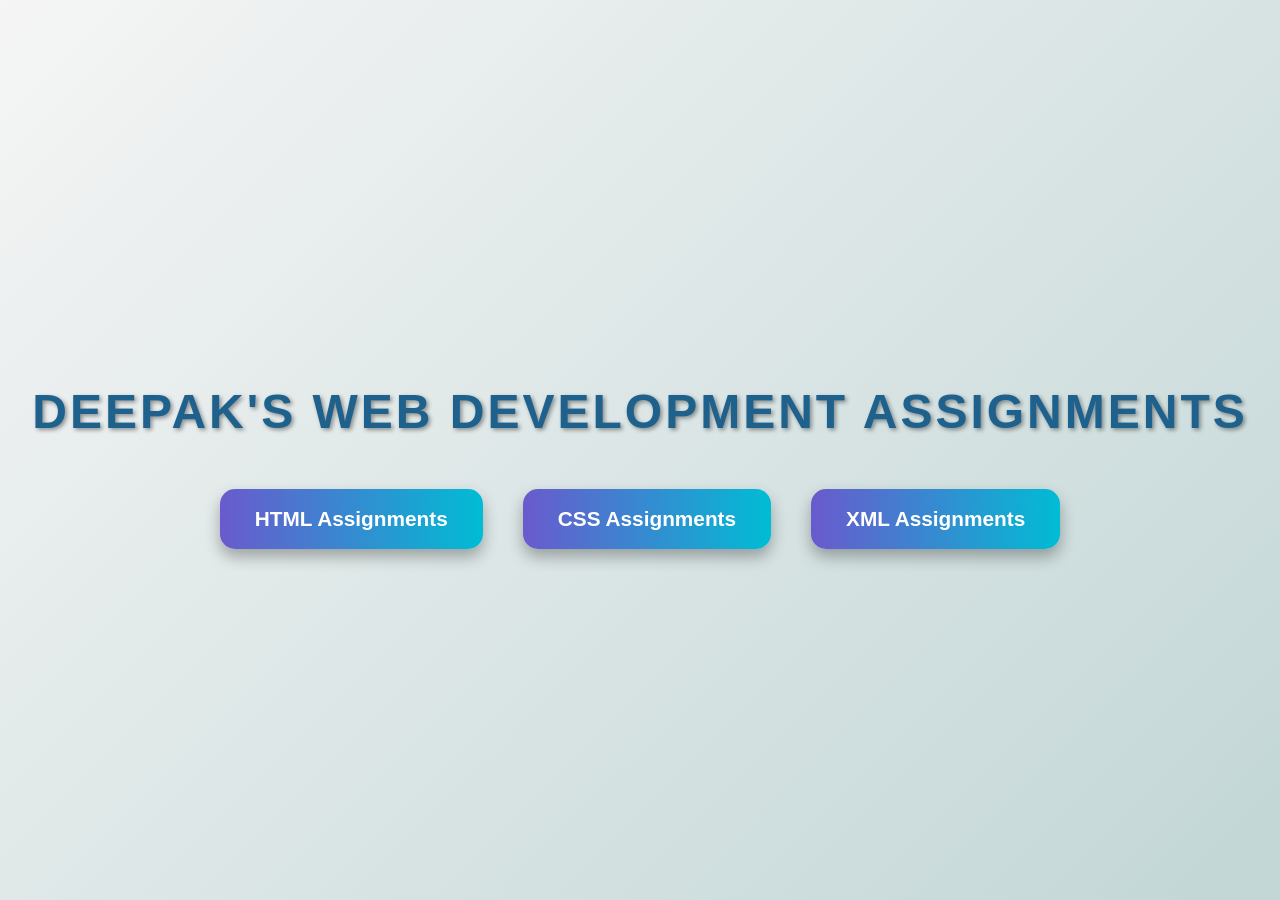
<file: index.html>
<!DOCTYPE html>
<html lang="en">
<head>
  <meta charset="UTF-8" />
  <meta name="viewport" content="width=device-width, initial-scale=1.0" />
  <title>Deepak's Assignments</title>
  <style>
    body {
      margin: 0;
      font-family: 'Roboto', sans-serif;
      background: linear-gradient(135deg, #f5f5f5, #c2d6d6);
      display: flex;
      flex-direction: column;
      align-items: center;
      justify-content: center;
      height: 100vh;
      background-size: cover;
    }

    h1 {
      font-size: 3em;
      margin-bottom: 50px;
      color: #1f618d;
      font-weight: 700;
      text-transform: uppercase;
      letter-spacing: 3px;
      text-shadow: 2px 2px 4px rgba(0, 0, 0, 0.4);
    }

    .button-container {
      display: flex;
      gap: 40px;
    }

    .btn {
      padding: 18px 35px;
      font-size: 1.3em;
      font-weight: 600;
      color: white;
      background: linear-gradient(to right, #6a5acd, #00bcd4);
      border: none;
      border-radius: 15px;
      cursor: pointer;
      transition: transform 0.3s ease, box-shadow 0.3s ease, background 0.3s ease;
      text-decoration: none;
      box-shadow: 0 8px 15px rgba(0, 0, 0, 0.3);
      display: inline-block;
    }

    .btn:hover {
      transform: translateY(-8px);
      box-shadow: 0 15px 25px rgba(0, 0, 0, 0.3);
      background: linear-gradient(to right, #00bcd4, #6a5acd);
    }

    .btn:active {
      transform: translateY(-4px);
      box-shadow: 0 6px 10px rgba(0, 0, 0, 0.2);
    }

    @keyframes pulse {
      0% { transform: scale(1); }
      50% { transform: scale(1.05); }
      100% { transform: scale(1); }
    }

    .btn {
      animation: pulse 1.5s infinite;
    }

  </style>
</head>
<body>
  <h1>Deepak's Web Development Assignments</h1>
  <div class="button-container">
    <a href="HTML/index.html" class="btn">HTML Assignments</a>
    <a href="CSS/index.html" class="btn">CSS Assignments</a>
    <a href="XML_CSS/XML_index.html" class="btn">XML Assignments</a>
  </div>
</body>
</html>
</file>
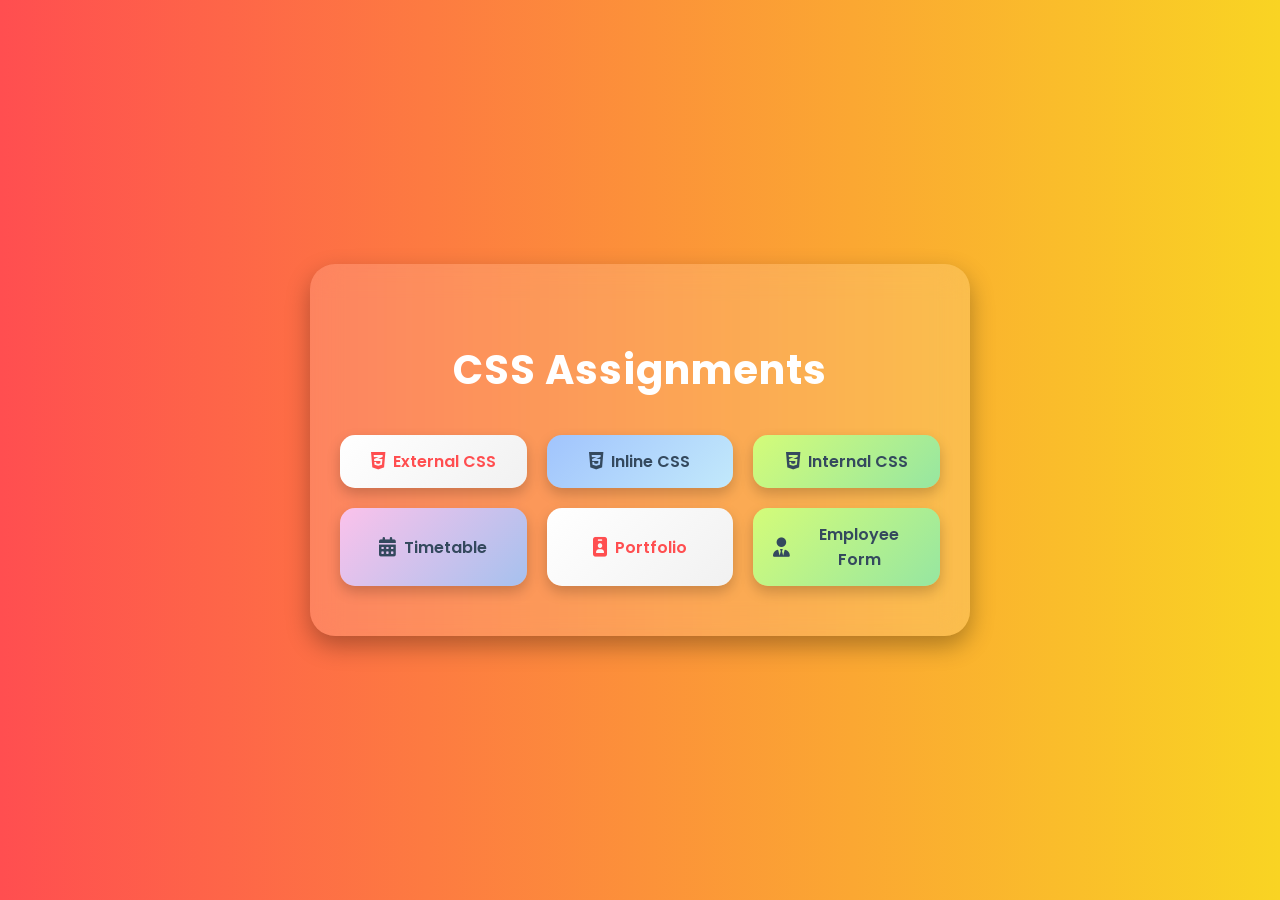
<file: CSS/index.html>
<!DOCTYPE html>
<html lang="en">
<head>
  <meta charset="UTF-8" />
  <meta name="viewport" content="width=device-width, initial-scale=1.0"/>
  <title>CSS Assignments</title>

  <!-- Google Fonts -->
  <link href="https://fonts.googleapis.com/css2?family=Poppins:wght@500;700&display=swap" rel="stylesheet">
  
  <!-- Font Awesome Icons -->
  <link rel="stylesheet" href="https://cdnjs.cloudflare.com/ajax/libs/font-awesome/6.4.0/css/all.min.css"/>

  <style>
    body {
      margin: 0;
      padding: 0;
      font-family: 'Poppins', sans-serif;
      background: linear-gradient(to right, #ff4e50, #f9d423);
      display: flex;
      justify-content: center;
      align-items: center;
      min-height: 100vh;
      color: #fff;
    }

    .container {
      background: rgba(255, 255, 255, 0.15);
      backdrop-filter: blur(15px);
      padding: 50px 30px;
      border-radius: 25px;
      box-shadow: 0 10px 25px rgba(0, 0, 0, 0.3);
      text-align: center;
      max-width: 600px;
      width: 90%;
    }

    h1 {
      margin-bottom: 35px;
      font-size: 2.5rem;
      letter-spacing: 1px;
    }

    .btn-grid {
      display: grid;
      grid-template-columns: repeat(auto-fit, minmax(160px, 1fr));
      gap: 20px;
    }

    .btn {
      background: linear-gradient(135deg, #ffffff, #f1f1f1);
      color: #ff4e50;
      padding: 14px 20px;
      border: none;
      border-radius: 15px;
      font-weight: 600;
      font-size: 1rem;
      cursor: pointer;
      transition: transform 0.3s ease, background-color 0.3s ease;
      text-decoration: none;
      box-shadow: 0 6px 14px rgba(0, 0, 0, 0.2);
      display: flex;
      align-items: center;
      justify-content: center;
      gap: 8px;
    }

    .btn:nth-child(2n) {
      background: linear-gradient(135deg, #a1c4fd, #c2e9fb);
      color: #34495e;
    }

    .btn:nth-child(3n) {
      background: linear-gradient(135deg, #d4fc79, #96e6a1);
      color: #34495e;
    }

    .btn:nth-child(4n) {
      background: linear-gradient(135deg, #fbc2eb, #a6c1ee);
      color: #34495e;
    }

    .btn:hover {
      transform: translateY(-5px);
      background: #ffffff;
      color: #ff4e50;
    }

    .btn i {
      font-size: 1.2rem;
    }
  </style>
</head>
<body>
  <div class="container">
    <h1>CSS Assignments</h1>
    <div class="btn-grid">
      <a class="btn" href="Externalcss.html"><i class="fa-brands fa-css3-alt"></i> External CSS</a>
      <a class="btn" href="InlineCssExample.html"><i class="fa-brands fa-css3-alt"></i> Inline CSS</a>
      <a class="btn" href="InternalCss.html"><i class="fa-brands fa-css3-alt"></i> Internal CSS</a>
      <a class="btn" href="ASSIGNMENT8.html"><i class="fa-solid fa-calendar-days"></i> Timetable</a>
      <a class="btn" href="ASSIGNMENT10.html"><i class="fa-solid fa-id-badge"></i> Portfolio</a>
      <a class="btn" href="ASSIGNMENT9.html"><i class="fa-solid fa-user-tie"></i> Employee Form</a>
    </div>
  </div>
</body>
</html>
</file>
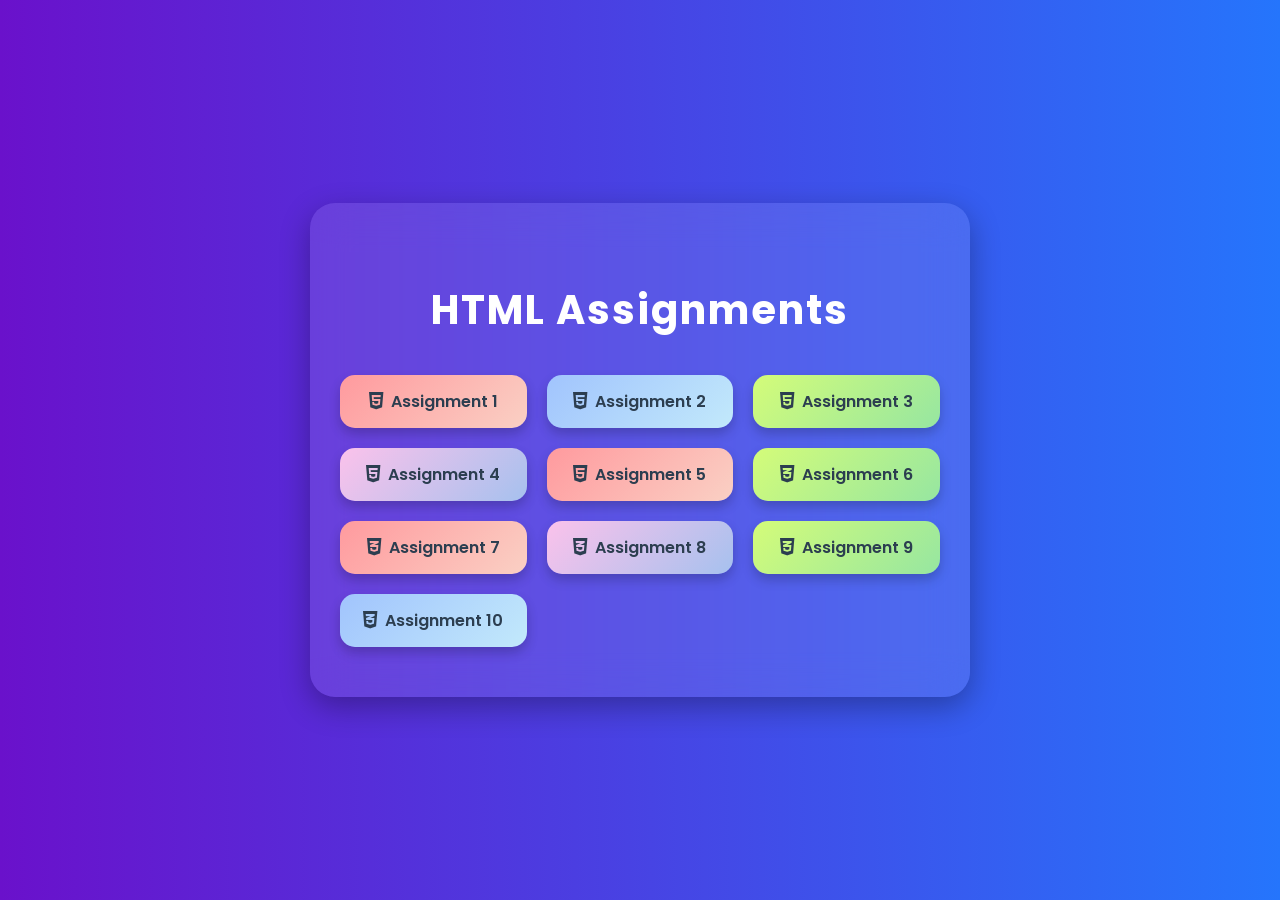
<file: HTML/index.html>
<!DOCTYPE html>
<html lang="en">
<head>
  <meta charset="UTF-8" />
  <meta name="viewport" content="width=device-width, initial-scale=1.0" />
  <title>Assignments Hub</title>
  <!-- Google Fonts -->
  <link href="https://fonts.googleapis.com/css2?family=Poppins:wght@500;700&display=swap" rel="stylesheet">
  <!-- Icons -->
  <link rel="stylesheet" href="https://cdnjs.cloudflare.com/ajax/libs/font-awesome/6.4.0/css/all.min.css"/>

  <style>
    body {
      margin: 0;
      padding: 0;
      font-family: 'Poppins', sans-serif;
      background: linear-gradient(to right, #6a11cb, #2575fc);
      display: flex;
      justify-content: center;
      align-items: center;
      min-height: 100vh;
      color: #fff;
    }

    .container {
      background: rgba(255, 255, 255, 0.1);
      backdrop-filter: blur(20px);
      padding: 50px 30px;
      border-radius: 25px;
      box-shadow: 0 10px 30px rgba(0, 0, 0, 0.3);
      text-align: center;
      max-width: 600px;
      width: 90%;
    }

    h1 {
      margin-bottom: 35px;
      font-size: 2.5rem;
      letter-spacing: 2px;
    }

    .btn-grid {
      display: grid;
      grid-template-columns: repeat(auto-fit, minmax(150px, 1fr));
      gap: 20px;
    }

    .btn {
      background: linear-gradient(135deg, #ff9a9e, #fad0c4);
      color: #2c3e50;
      padding: 14px 20px;
      border: none;
      border-radius: 15px;
      font-weight: 600;
      font-size: 1rem;
      cursor: pointer;
      transition: transform 0.3s ease, background 0.3s ease;
      text-decoration: none;
      box-shadow: 0 6px 12px rgba(0, 0, 0, 0.2);
      display: flex;
      align-items: center;
      justify-content: center;
      gap: 8px;
    }

    .btn:nth-child(2n) {
      background: linear-gradient(135deg, #a1c4fd, #c2e9fb);
    }

    .btn:nth-child(3n) {
      background: linear-gradient(135deg, #d4fc79, #96e6a1);
    }

    .btn:nth-child(4n) {
      background: linear-gradient(135deg, #fbc2eb, #a6c1ee);
    }

    .btn:hover {
      transform: translateY(-5px);
      background: #ffffff;
      color: #2575fc;
    }

    .btn i {
      font-size: 1.2em;
    }
  </style>
</head>
<body>
  <div class="container">
    <h1>HTML Assignments</h1>
    <div class="btn-grid">
      <a class="btn" href="ASSIGNMENT1.html"><i class="fa-brands fa-html5"></i> Assignment 1</a>
      <a class="btn" href="ASSIGNMENT2.html"><i class="fa-brands fa-html5"></i> Assignment 2</a>
      <a class="btn" href="ASSIGNMENT3.html"><i class="fa-brands fa-html5"></i> Assignment 3</a>
      <a class="btn" href="ASSIGNMENT4.html"><i class="fa-brands fa-html5"></i> Assignment 4</a>
      <a class="btn" href="ASSIGNMENT5.html"><i class="fa-brands fa-html5"></i> Assignment 5</a>
      <a class="btn" href="ASSIGNMENT6.html"><i class="fa-brands fa-css3-alt"></i> Assignment 6</a>
      <a class="btn" href="ASSIGNMENT7.html"><i class="fa-brands fa-css3-alt"></i> Assignment 7</a>
      <a class="btn" href="ASSIGNMENT8.html"><i class="fa-brands fa-css3-alt"></i> Assignment 8</a>
      <a class="btn" href="ASSIGNMENT9.html"><i class="fa-brands fa-css3-alt"></i> Assignment 9</a>
      <a class="btn" href="ASSIGNMENT10.html"><i class="fa-brands fa-css3-alt"></i> Assignment 10</a>
    </div>
  </div>
</body>
</html>
</file>
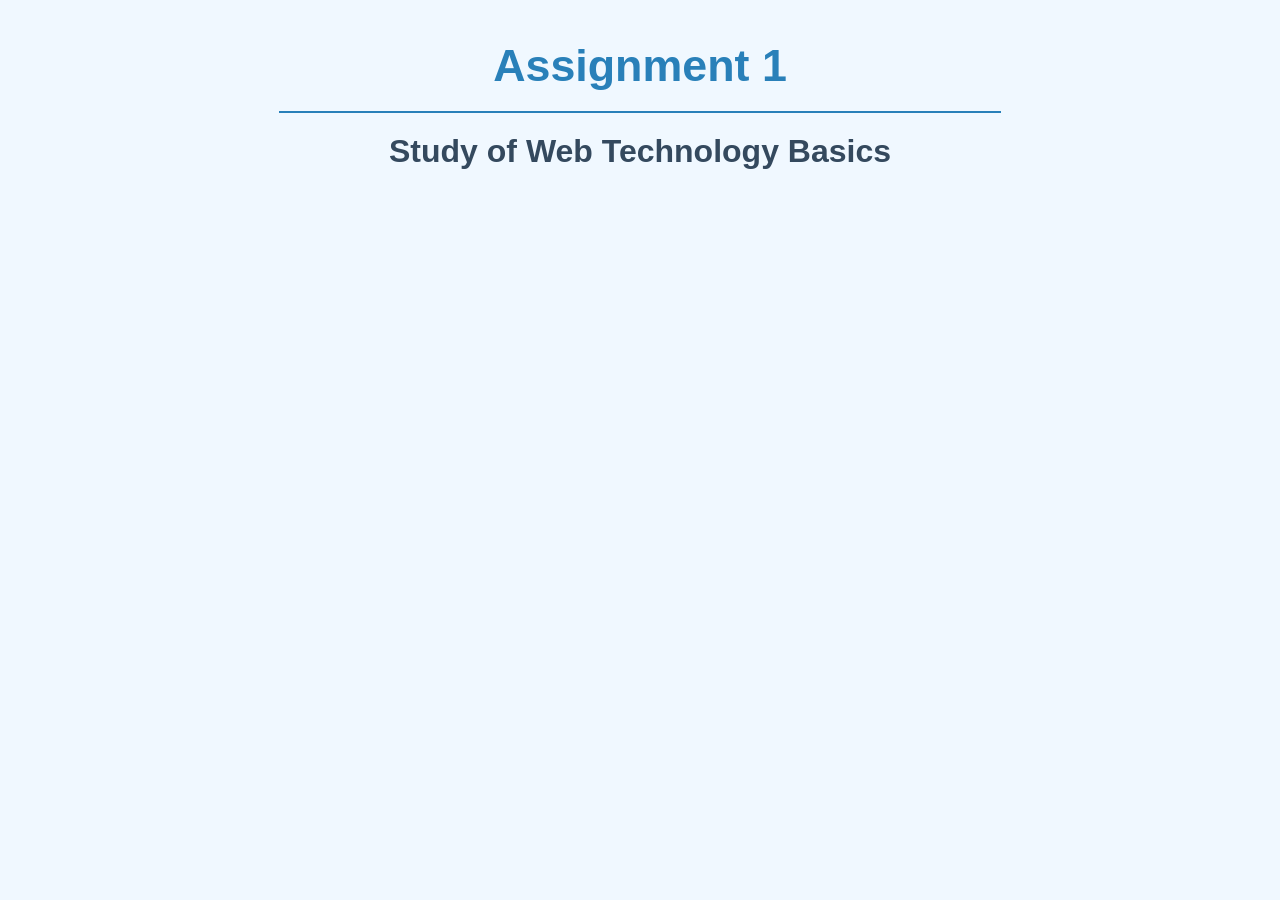
<file: CSS/ASSIGNMENT 1.HTML>
<!DOCTYPE html>
<html lang="en">
<head>
    <meta charset="UTF-8">
    <title>Study of Web Technology Basics</title>
    <style>
        body {
            font-family: 'Poppins', Arial, sans-serif;
            background-color: #f0f8ff;
            margin: 40px;
            text-align: center;
            color: #2c3e50;
        }
        h1 {
            font-size: 2.8em;
            margin-bottom: 10px;
            color: #2980b9;
        }
        h2 {
            font-size: 2em;
            margin-top: 0;
            color: #34495e;
        }
        hr {
            width: 60%;
            margin: 20px auto;
            border: 1px solid #2980b9;
        }
    </style>
</head>
<body>

    <h1>Assignment 1</h1>
    <hr>
    <h2>Study of Web Technology Basics</h2>

</body>
</html>
</file>
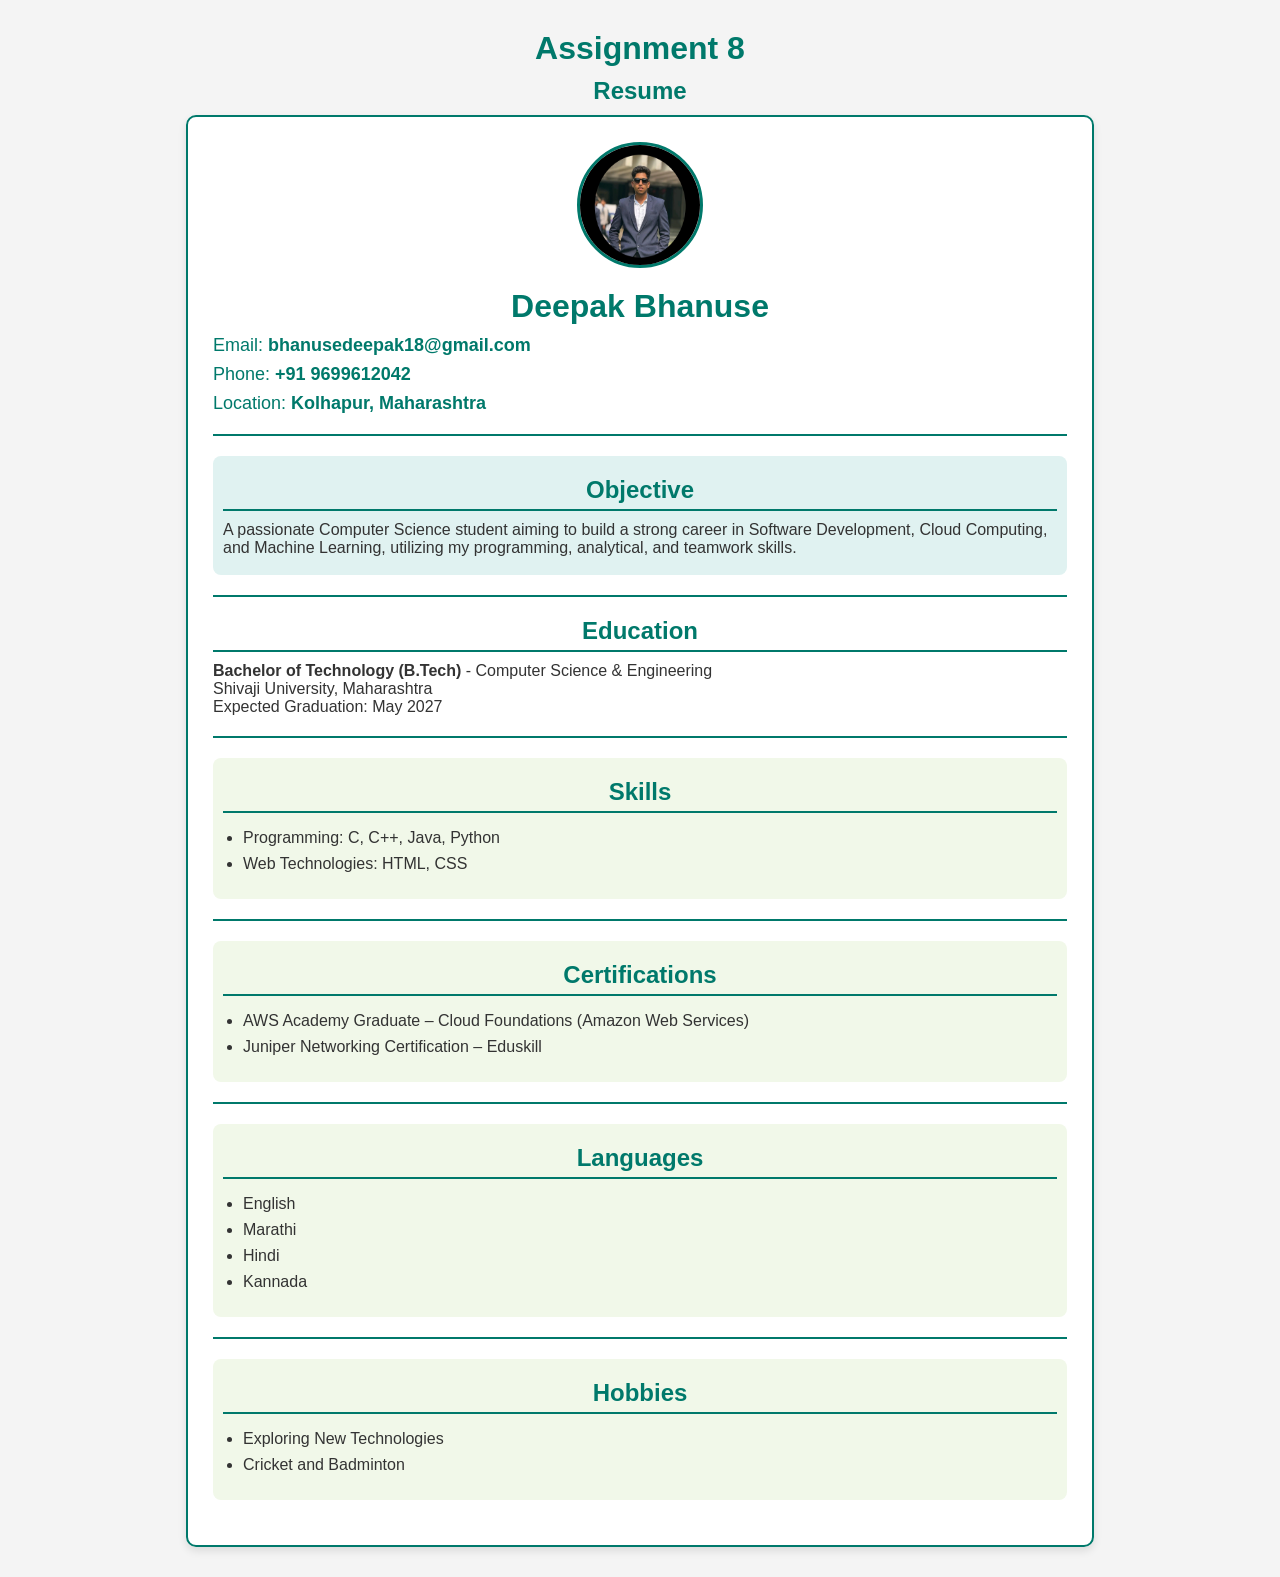
<file: CSS/ASSIGNMENT10 copy.html>
<!DOCTYPE html>
<html lang="en">
<head>
    <meta charset="UTF-8">
    <title>Resume - Deepak Bhanuse</title>
    <style>
        body {
            font-family: Arial, sans-serif;
            margin: 30px;
            background-color: #f4f4f4;
            color: #333;
        }

        h1, h2 {
            text-align: center;
            margin: 10px 0;
            color: #00796b;
        }

        fieldset {
            width: 70%;
            margin: 0 auto;
            border: 2px solid #00796b;
            border-radius: 10px;
            padding: 25px;
            background-color: #ffffff;
            box-shadow: 0 4px 8px rgba(0, 0, 0, 0.1);
        }

        img {
            display: block;
            margin: 0 auto 20px;
            border: 3px solid #00796b;
            border-radius: 50%;
        }

        p, li {
            font-size: 16px;
            margin: 8px 0;
        }

        hr {
            border: 0;
            border-top: 2px solid #00796b;
            margin: 20px 0;
        }

        section {
            margin-bottom: 20px;
        }

        ul {
            list-style-type: disc;
            padding-left: 20px;
        }

        .contact-info p {
            font-size: 18px;
            color: #00796b;
        }

        .contact-info strong {
            font-size: 18px;
        }

        /* Styling for the objective section */
        .objective {
            background-color: #e0f2f1;
            padding: 10px;
            border-radius: 8px;
        }

        .skills-list, .certifications-list, .languages-list, .hobbies-list {
            background-color: #f1f8e9;
            padding: 10px;
            border-radius: 8px;
        }

        /* Add padding to section titles */
        section h2 {
            padding-bottom: 5px;
            border-bottom: 2px solid #00796b;
        }

        /* Additional Styling for Links and Hover Effects */
        a {
            color: #00796b;
            text-decoration: none;
        }

        a:hover {
            text-decoration: underline;
        }
    </style>
</head>
<body>

    <h1>Assignment 8</h1>
    <h2>Resume</h2>

    <fieldset>
        <img src="/CSS/img/My.png" alt="Photo of Deepak Bhanuse" width="120" height="120">
        
        <h1>Deepak Bhanuse</h1>
        <div class="contact-info">
            <p>Email: <strong>bhanusedeepak18@gmail.com</strong></p>
            <p>Phone: <strong>+91 9699612042</strong></p>
            <p>Location: <strong>Kolhapur, Maharashtra</strong></p>
        </div>

        <hr>

        <section class="objective">
            <h2>Objective</h2>
            <p>A passionate Computer Science student aiming to build a strong career in Software Development, Cloud Computing, and Machine Learning, utilizing my programming, analytical, and teamwork skills.</p>
        </section>

        <hr>

        <section>
            <h2>Education</h2>
            <p><strong>Bachelor of Technology (B.Tech)</strong> - Computer Science & Engineering<br>Shivaji University, Maharashtra<br>Expected Graduation: May 2027</p>
        </section>

        <hr>

        <section class="skills-list">
            <h2>Skills</h2>
            <ul>
                <li>Programming: C, C++, Java, Python</li>
                <li>Web Technologies: HTML, CSS</li>
            </ul>
        </section>

        <hr>

        <section class="certifications-list">
            <h2>Certifications</h2>
            <ul>
                <li>AWS Academy Graduate – Cloud Foundations (Amazon Web Services)</li>
                <li>Juniper Networking Certification – Eduskill</li>
            </ul>
        </section>

        <hr>

        <section class="languages-list">
            <h2>Languages</h2>
            <ul>
                <li>English</li>
                <li>Marathi</li>
                <li>Hindi</li>
                <li>Kannada</li>
            </ul>
        </section>

        <hr>

        <section class="hobbies-list">
            <h2>Hobbies</h2>
            <ul>
                <li>Exploring New Technologies</li>
                <li>Cricket and Badminton</li>
            </ul>
        </section>

    </fieldset>

</body>
</html>
</file>
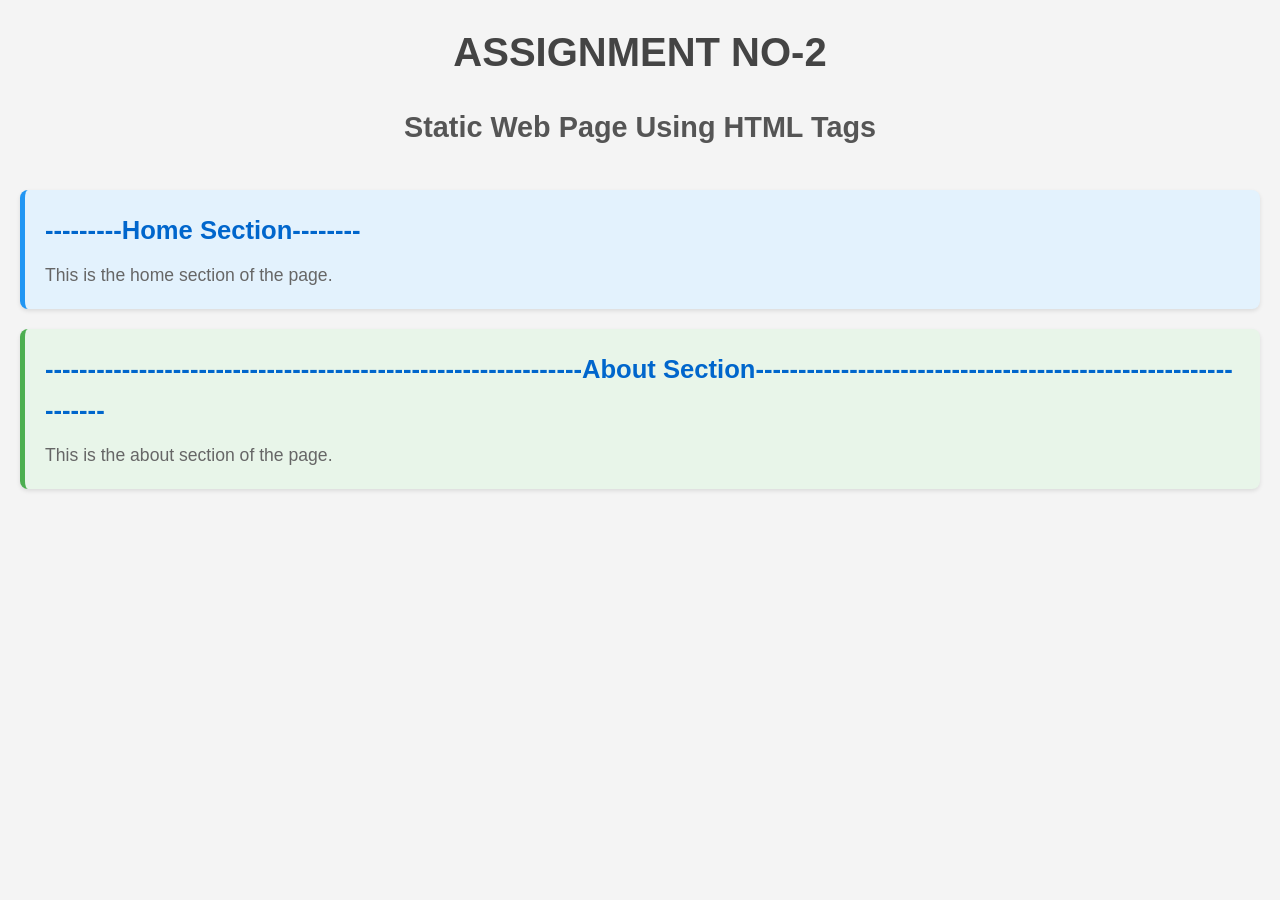
<file: CSS/ASSIGNMENT2.HTML>
<!DOCTYPE html>
<html lang="en">
<head>
    <meta charset="UTF-8">
    <meta name="viewport" content="width=device-width, initial-scale=1.0">
    <title>ASSIGNMENT NO-2</title>
    <style>
        /* Basic Reset */
        * {
            margin: 0;
            padding: 0;
            box-sizing: border-box;
        }

        /* Body Styles */
        body {
            font-family: Arial, sans-serif;
            line-height: 1.6;
            background-color: #f4f4f4;
            color: #333;
            padding: 20px;
        }

        /* Centered Header Style */
        .center-text {
            text-align: center;
            font-size: 2.5em;
            font-weight: bold;
            color: #444;
            margin-bottom: 20px;
        }

        header {
            text-align: center;
            margin-bottom: 40px;
        }

        header h2 {
            color: #555;
            font-size: 1.8em;
        }

        /* Section Styling */
        section {
            background-color: #fff;
            margin: 20px 0;
            padding: 20px;
            border-radius: 8px;
            box-shadow: 0 2px 4px rgba(0, 0, 0, 0.1);
        }

        section h3 {
            color: #0066cc;
            font-size: 1.6em;
            margin-bottom: 10px;
        }

        section p {
            font-size: 1.1em;
            color: #666;
        }

        /* Styling for Home Section */
        .home-section {
            background-color: #e3f2fd;
            border-left: 5px solid #2196f3;
        }

        /* Styling for About Section */
        .about-section {
            background-color: #e8f5e9;
            border-left: 5px solid #4caf50;
        }
    </style>
</head>
<body>
    <div class="center-text">
        ASSIGNMENT NO-2
    </div>
    <header>
        <h2>Static Web Page Using HTML Tags</h2>
    </header>
    <main>
        <section class="home-section">
            <h3>---------Home Section--------</h3>
            <p>This is the home section of the page.</p>
        </section>
        <section class="about-section">
            <h3>---------------------------------------------------------------About Section---------------------------------------------------------------</h3>
            <p>This is the about section of the page.</p>
        </section>
    </main>
</body>
</html>
</file>
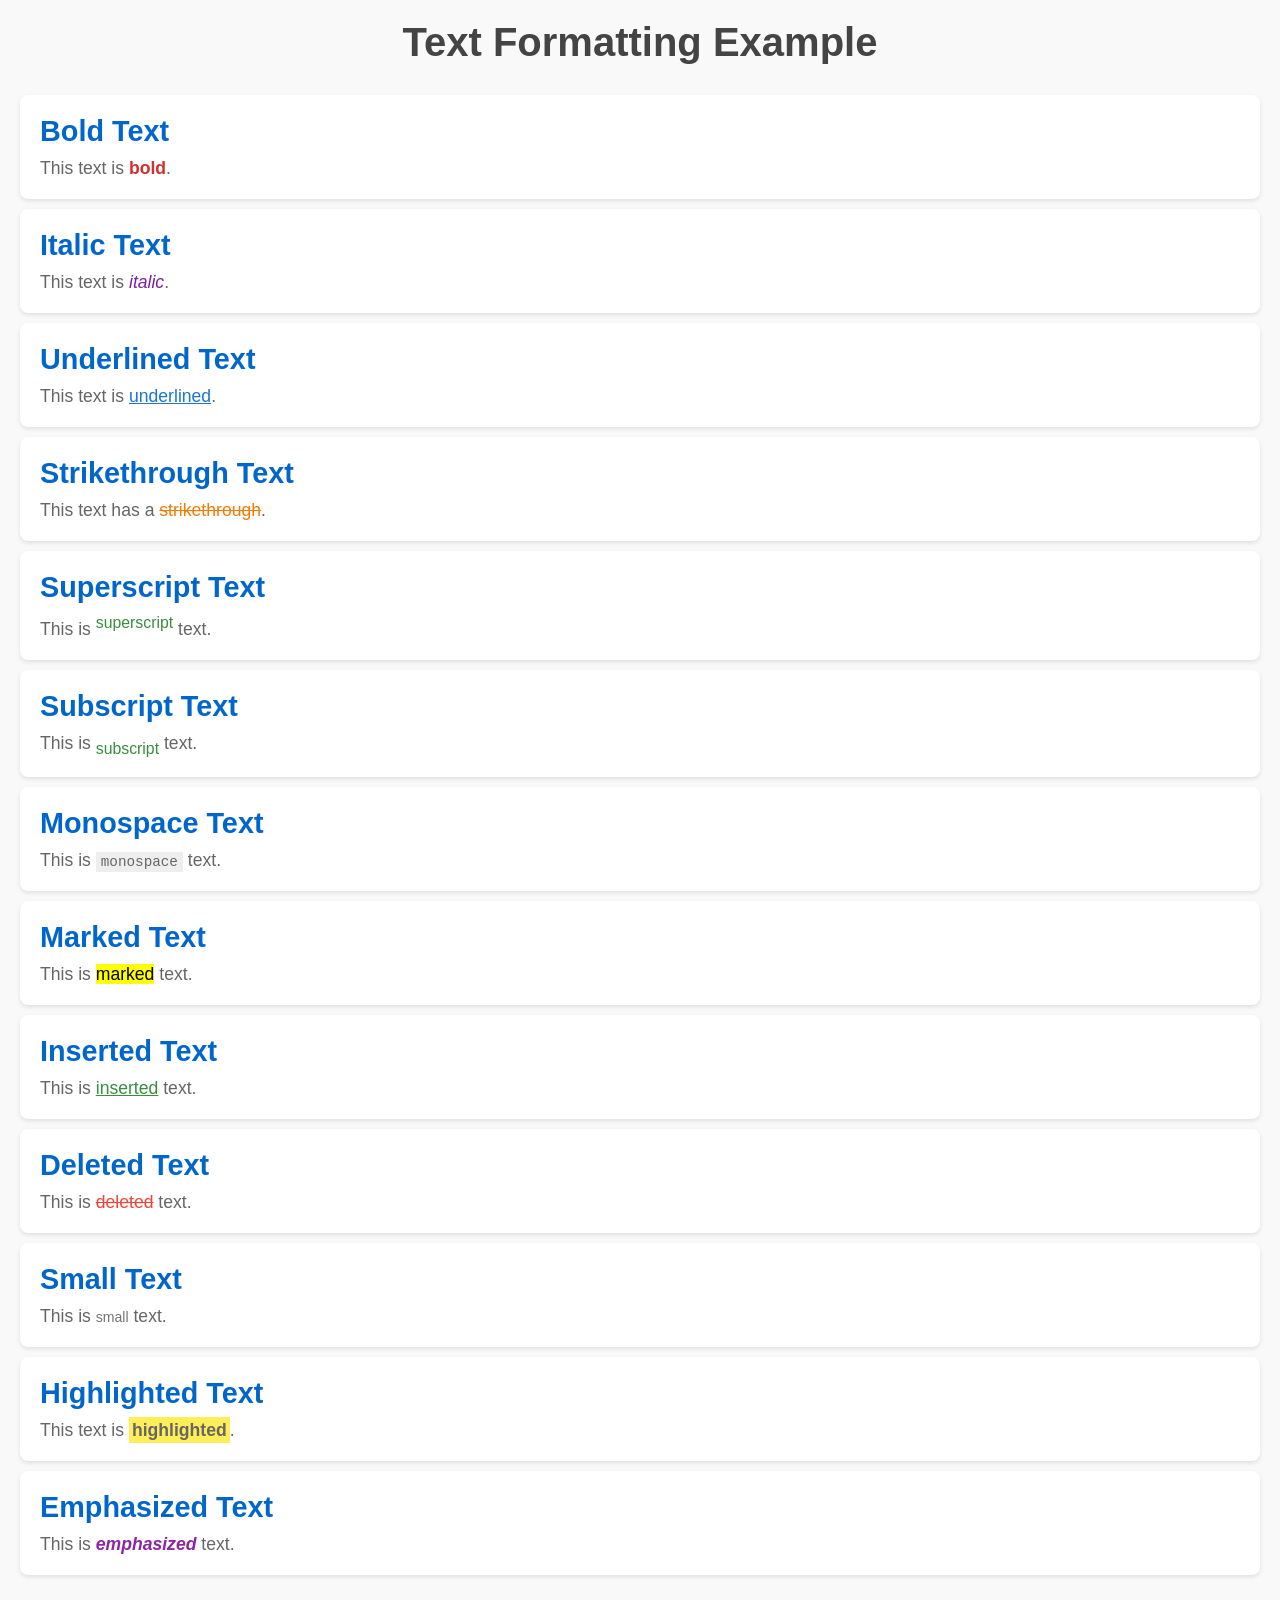
<file: CSS/ASSIGNMENT3.html>
<!DOCTYPE html>
<html lang="en">
<head>
    <meta charset="UTF-8">
    <meta name="viewport" content="width=device-width, initial-scale=1.0">
    <title>ASSIGNMENT NO-3</title>
    <style>
        /* Basic Reset */
        * {
            margin: 0;
            padding: 0;
            box-sizing: border-box;
        }

        /* Body Styling */
        body {
            font-family: Arial, sans-serif;
            background-color: #f9f9f9;
            color: #333;
            padding: 20px;
        }

        /* Header Style */
        header {
            text-align: center;
            margin-bottom: 30px;
        }

        header h1 {
            font-size: 2.5em;
            color: #444;
        }

        /* Section Styling */
        section {
            background-color: #fff;
            padding: 20px;
            margin: 10px 0;
            border-radius: 8px;
            box-shadow: 0 2px 4px rgba(0, 0, 0, 0.1);
        }

        section h2 {
            color: #0066cc;
            font-size: 1.8em;
            margin-bottom: 10px;
        }

        section p {
            font-size: 1.1em;
            color: #666;
        }

        /* Text formatting styles */
        b {
            font-weight: bold;
            color: #d32f2f;
        }

        i {
            font-style: italic;
            color: #7b1fa2;
        }

        u {
            text-decoration: underline;
            color: #1976d2;
        }

        strike {
            text-decoration: line-through;
            color: #f57c00;
        }

        sup {
            vertical-align: super;
            font-size: 0.9em;
            color: #388e3c;
        }

        sub {
            vertical-align: sub;
            font-size: 0.9em;
            color: #388e3c;
        }

        tt {
            font-family: monospace;
            background-color: #eeeeee;
            padding: 2px 5px;
        }

        mark {
            background-color: yellow;
            color: #000;
        }

        ins {
            text-decoration: underline;
            color: #388e3c;
        }

        del {
            text-decoration: line-through;
            color: #f44336;
        }

        small {
            font-size: 0.8em;
            color: #757575;
        }

        strong {
            font-weight: bold;
            background-color: #ffee58;
            padding: 3px;
        }

        em {
            font-style: italic;
            font-weight: bold;
            color: #8e24aa;
        }
    </style>
</head>
<body>
    <header>
        <h1>Text Formatting Example</h1>
    </header>
    <main>
        <section>
            <h2>Bold Text</h2>
            <p>This text is <b>bold</b>.</p>
        </section>
        <section>
            <h2>Italic Text</h2>
            <p>This text is <i>italic</i>.</p>
        </section>
        <section>
            <h2>Underlined Text</h2>
            <p>This text is <u>underlined</u>.</p>
        </section>
        <section>
            <h2>Strikethrough Text</h2>
            <p>This text has a <strike>strikethrough</strike>.</p>
        </section>
        <section>
            <h2>Superscript Text</h2>
            <p>This is <sup>superscript</sup> text.</p>
        </section>
        <section>
            <h2>Subscript Text</h2>
            <p>This is <sub>subscript</sub> text.</p>
        </section>
        <section>
            <h2>Monospace Text</h2>
            <p>This is <tt>monospace</tt> text.</p>
        </section>
        <section>
            <h2>Marked Text</h2>
            <p>This is <mark>marked</mark> text.</p>
        </section>
        <section>
            <h2>Inserted Text</h2>
            <p>This is <ins>inserted</ins> text.</p>
        </section>
        <section>
            <h2>Deleted Text</h2>
            <p>This is <del>deleted</del> text.</p>
        </section>
        <section>
            <h2>Small Text</h2>
            <p>This is <small>small</small> text.</p>
        </section>
        <section>
            <h2>Highlighted Text</h2>
            <p>This text is <strong>highlighted</strong>.</p>
        </section>
        <section>
            <h2>Emphasized Text</h2>
            <p>This is <em>emphasized</em> text.</p>
        </section>
    </main>
</body>
</html>
</file>
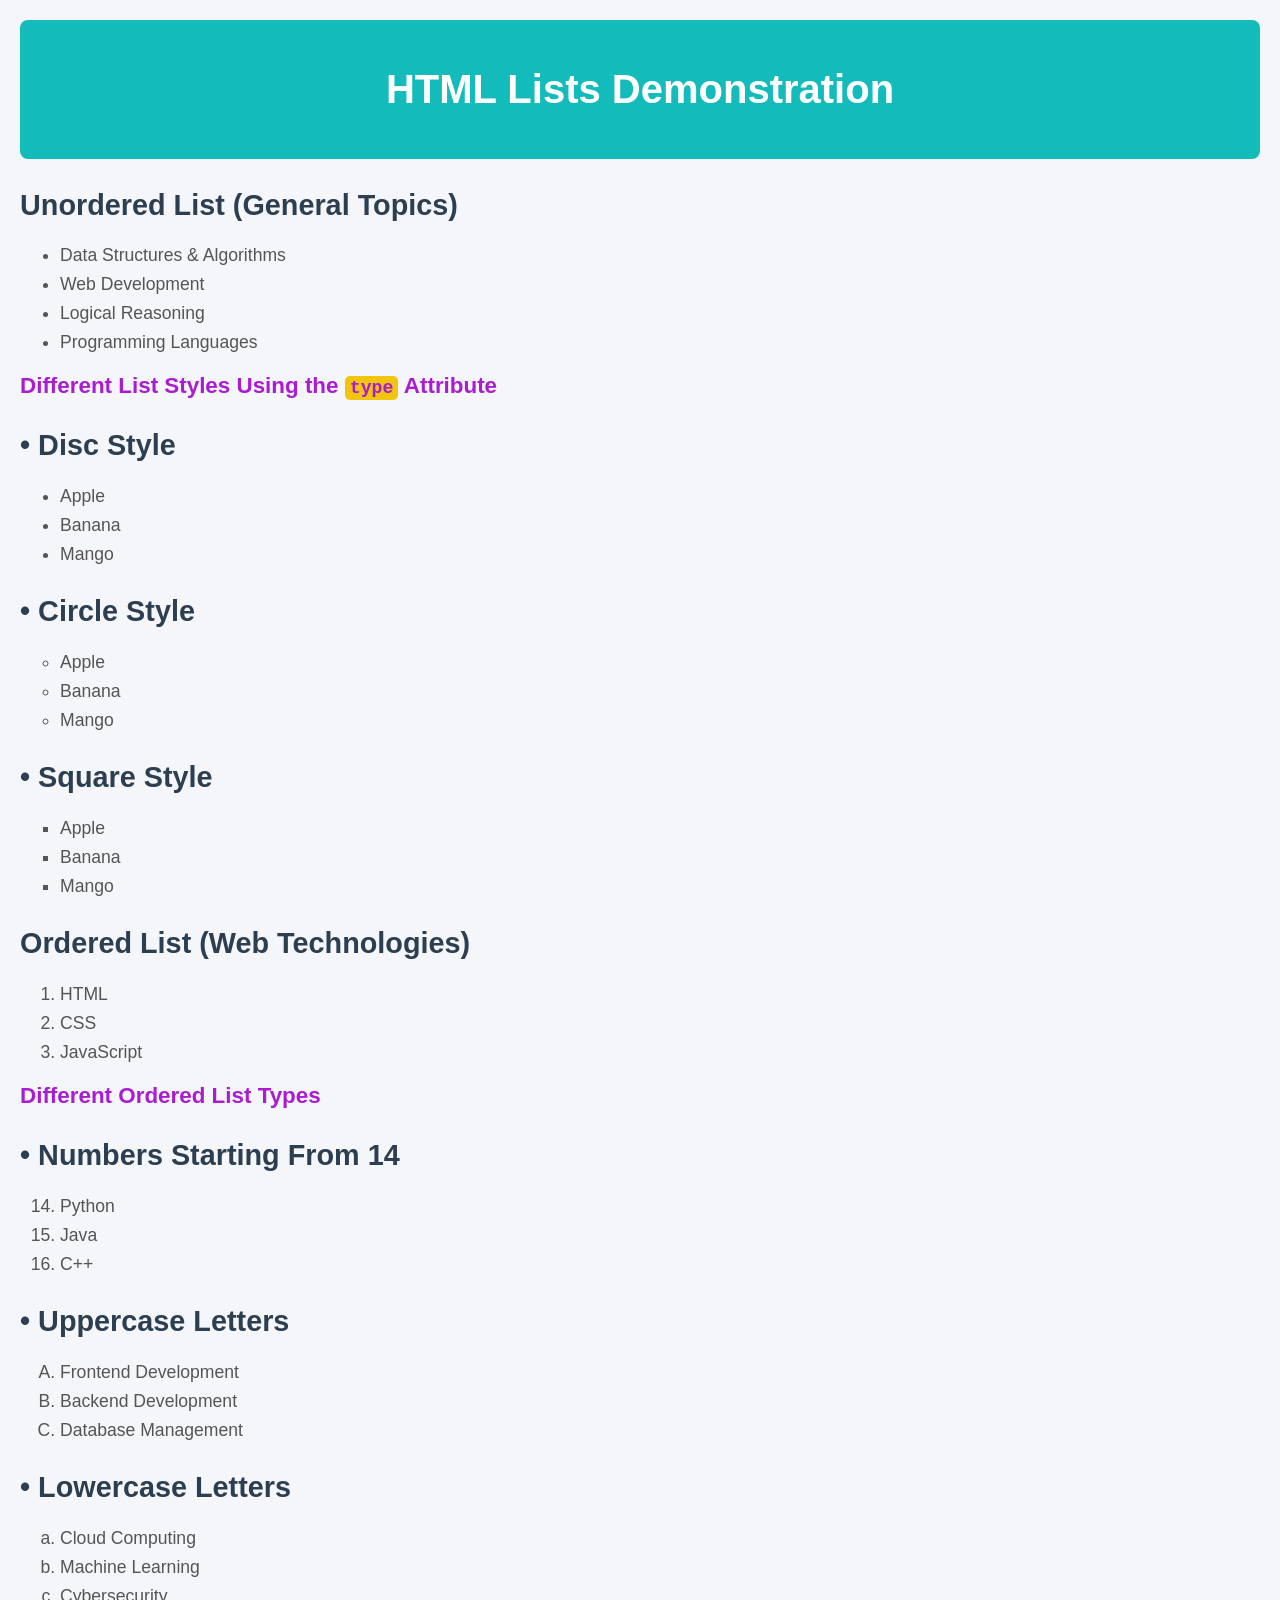
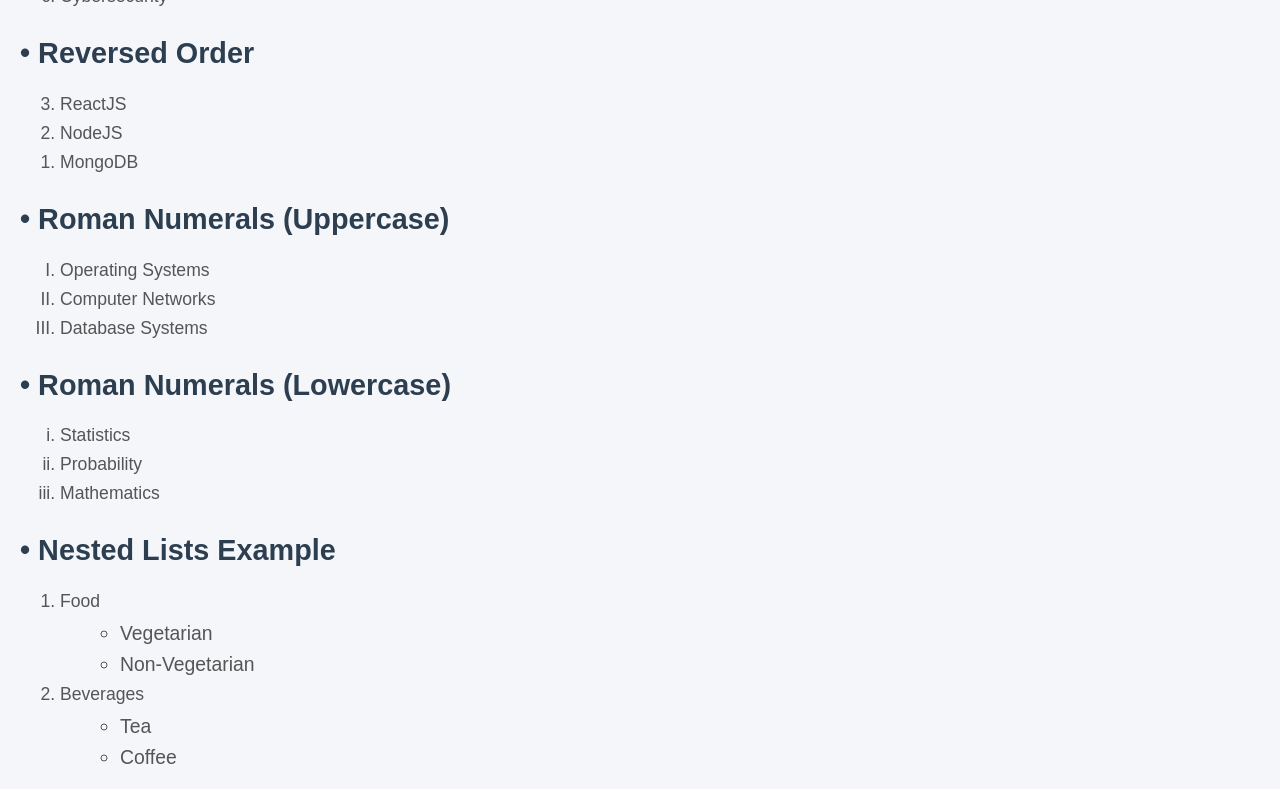
<file: CSS/ASSIGNMENT4 copy.html>
<!DOCTYPE html>
<html lang="en">
<head>
  <meta charset="UTF-8">
  <title>Assignment No. 4 - HTML Lists</title>
  <style>
    body {
      font-family: 'Segoe UI', Tahoma, Geneva, Verdana, sans-serif;
      margin: 20px;
      background: #f4f6f9;
      color: #333;
    }
    header {
      text-align: center;
      margin-bottom: 30px;
      background-color: #14bbbb;
      padding: 20px;
      border-radius: 8px;
      color: #fff;
    }
    h1 {
      font-size: 2.5em;
      color: #fff;
    }
    h2 {
      color: #2c3e50;
      margin-top: 30px;
      font-size: 1.8em;
    }
    h3 {
      color: #aa1cd2;
      margin-top: 20px;
      font-size: 1.4em;
    }
    ul, ol {
      padding-left: 40px;
      margin-top: 10px;
    }
    li {
      margin: 8px 0;
      font-size: 1.1em;
      color: #555;
    }

    /* Styling for unordered lists */
    ul {
      list-style-type: disc;
    }
    ul li {
      margin-bottom: 8px;
    }

    /* Different list styles */
    .list-disc {
      list-style-type: disc;
    }
    .list-circle {
      list-style-type: circle;
    }
    .list-square {
      list-style-type: square;
    }

    /* Styling for ordered lists */
    ol {
      margin-top: 10px;
      padding-left: 40px;
      color: #444;
    }

    /* Styling for different ordered list types */
    ol[type="1"] {
      color: #d35400;
    }

    ol[type="A"] {
      color: #2980b9;
    }

    ol[type="a"] {
      color: #27ae60;
    }

    ol[type="I"] {
      color: #8e44ad;
    }

    ol[type="i"] {
      color: #e67e22;
    }

    /* Nested lists styling */
    ol ol {
      list-style-type: circle;
      margin-left: 20px;
    }

    /* Additional Styling for sections */
    section {
      margin-bottom: 20px;
    }

    /* Code Styling */
    code {
      font-family: monospace;
      background-color: #f1c40f;
      padding: 2px 5px;
      border-radius: 5px;
    }
  </style>
</head>
<body>

<header>
  <h1>HTML Lists Demonstration</h1>
</header>

<main>
  
  <h2>Unordered List (General Topics)</h2>
  <ul>
    <li>Data Structures & Algorithms</li>
    <li>Web Development</li>
    <li>Logical Reasoning</li>
    <li>Programming Languages</li>
  </ul>

  <h3>Different List Styles Using the <code>type</code> Attribute</h3>

  <h2>• Disc Style</h2>
  <ul class="list-disc">
    <li>Apple</li>
    <li>Banana</li>
    <li>Mango</li>
  </ul>

  <h2>• Circle Style</h2>
  <ul class="list-circle">
    <li>Apple</li>
    <li>Banana</li>
    <li>Mango</li>
  </ul>

  <h2>• Square Style</h2>
  <ul class="list-square">
    <li>Apple</li>
    <li>Banana</li>
    <li>Mango</li>
  </ul>

  <h2>Ordered List (Web Technologies)</h2>
  <ol>
    <li>HTML</li>
    <li>CSS</li>
    <li>JavaScript</li>
  </ol>

  <h3>Different Ordered List Types</h3>

  <h2>• Numbers Starting From 14</h2>
  <ol type="1" start="14">
    <li>Python</li>
    <li>Java</li>
    <li>C++</li>
  </ol>

  <h2>• Uppercase Letters</h2>
  <ol type="A">
    <li>Frontend Development</li>
    <li>Backend Development</li>
    <li>Database Management</li>
  </ol>

  <h2>• Lowercase Letters</h2>
  <ol type="a">
    <li>Cloud Computing</li>
    <li>Machine Learning</li>
    <li>Cybersecurity</li>
  </ol>

  <h2>• Reversed Order</h2>
  <ol reversed>
    <li>ReactJS</li>
    <li>NodeJS</li>
    <li>MongoDB</li>
  </ol>

  <h2>• Roman Numerals (Uppercase)</h2>
  <ol type="I">
    <li>Operating Systems</li>
    <li>Computer Networks</li>
    <li>Database Systems</li>
  </ol>

  <h2>• Roman Numerals (Lowercase)</h2>
  <ol type="i">
    <li>Statistics</li>
    <li>Probability</li>
    <li>Mathematics</li>
  </ol>

  <h2>• Nested Lists Example</h2>
  <ol>
    <li>Food
      <ol>
        <li>Vegetarian</li>
        <li>Non-Vegetarian</li>
      </ol>
    </li>
    <li>Beverages
      <ol>
        <li>Tea</li>
        <li>Coffee</li>
      </ol>
    </li>
  </ol>

</main>

</body>
</html>
</file>
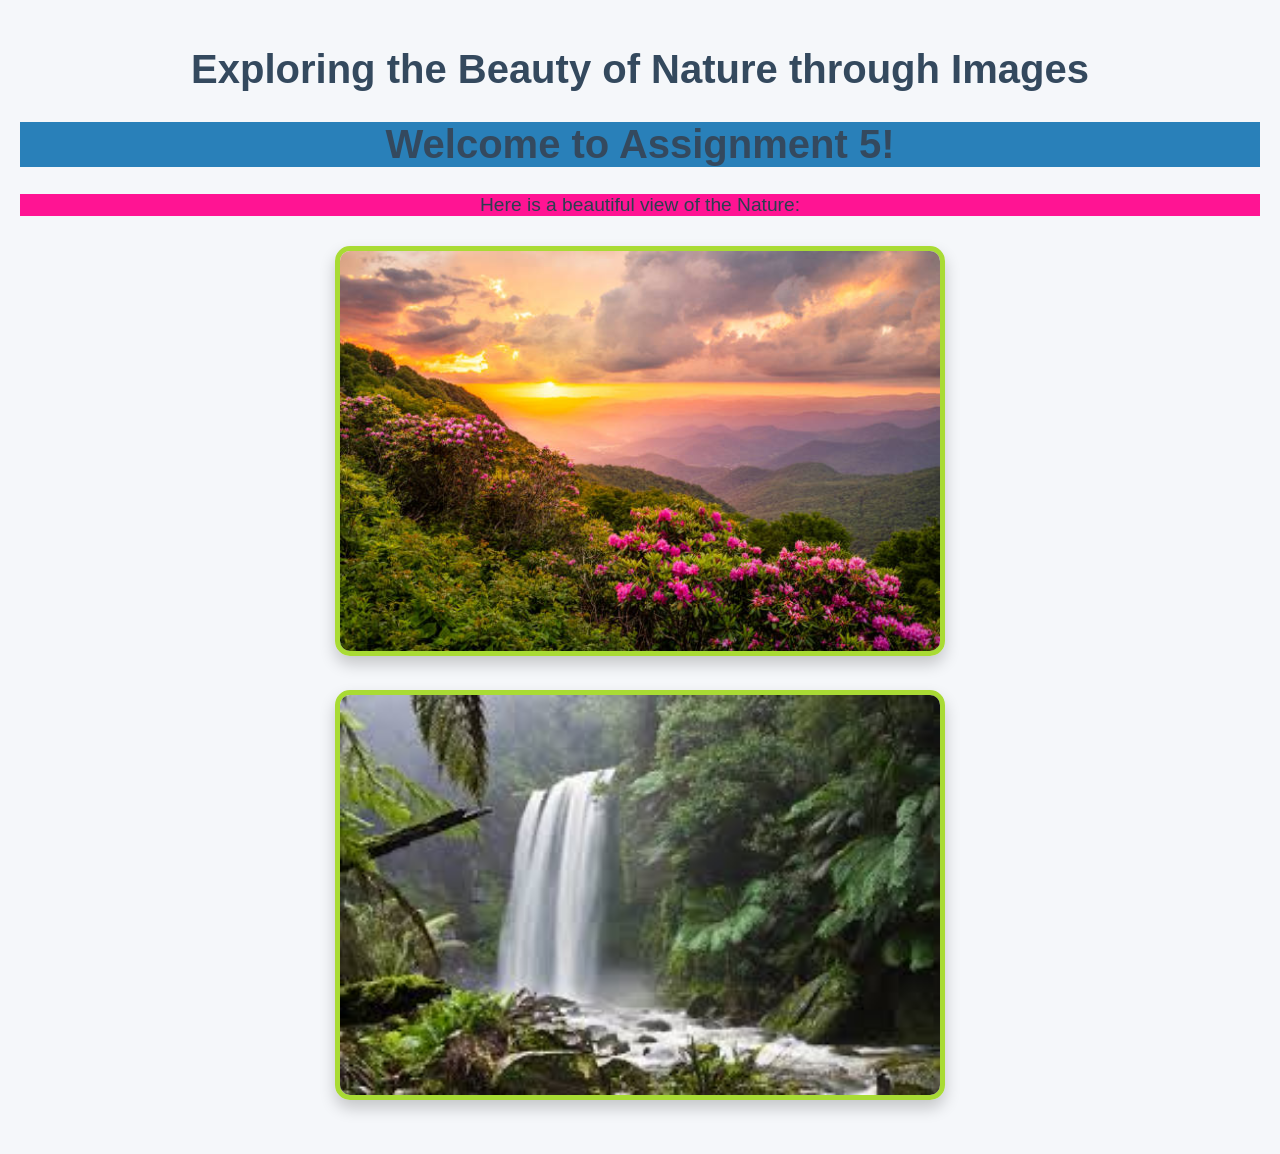
<file: CSS/ASSIGNMENT5.html>
<!DOCTYPE html>
<html lang="en">
<head>
  <meta charset="UTF-8">
  <title>Assignment No. 5 - Images with HTML</title>
  <style>
    body {
      font-family: 'Poppins', sans-serif;
      background-color: #f5f7fa;
      margin: 0;
      padding: 20px;
      color: #2c3e50;
    }
    header {
      text-align: center;
      margin-bottom: 30px;
    }
    h1 {
      font-size: 2.5em;
      color: #34495e;
    }
    p {
      text-align: center;
      font-size: 1.2em;
    }
    .image-container {
      text-align: center;
      margin: 30px 0;
    }
    img {
      border: 5px solid #a9db34;
      border-radius: 15px;
      box-shadow: 0 8px 16px rgba(0, 0, 0, 0.2);
      transition: transform 0.3s, box-shadow 0.3s;
    }
    img:hover {
      transform: scale(1.05);
      box-shadow: 0 12px 24px rgba(0, 0, 0, 0.3);
    }
    .description {
      text-align: center;
      font-size: 1em;
      margin-top: 10px;
      color: #555;
    }
    a {
      color: #2980b9;
      text-decoration: none;
    }
    a:hover {
      text-decoration: underline;
    }
  </style>
</head>

<body>

<header>
  <h1>Exploring the Beauty of Nature through Images</h1>
</header>

<main>

  <h1 style="background-color: #2980b9; text-align:center">Welcome to Assignment 5!</h1>
  <p style="background-color: deeppink;">Here is a beautiful view of the Nature:</p>

  <div class="image-container">
    <img src="/CSS/img/nature.jpg" alt="natyre" width="600" height="400" usemap="#grandcanyonmap">
  </div>
  <div class="image-container">
    <img src="/CSS/img/images.jpg" alt="natyre" width="600" height="400" usemap="#grandcanyonmap">
  </div>
  <p class="description">
  
  </p>

  <map name="grandcanyonmap">
    <area shape="rect" coords="50,50,150,150" alt="Canyon Rim" href="https://en.wikipedia.org/wiki/Grand_Canyon">
    <area shape="circle" coords="300,200,50" alt="Colorado River" href="https://en.wikipedia.org/wiki/Colorado_River">
    <area shape="poly" coords="400,100,500,100,450,200" alt="Hiking Trails" href="https://www.nps.gov/grca/planyourvisit/hiking.htm">
  </map>

  <p
</file>
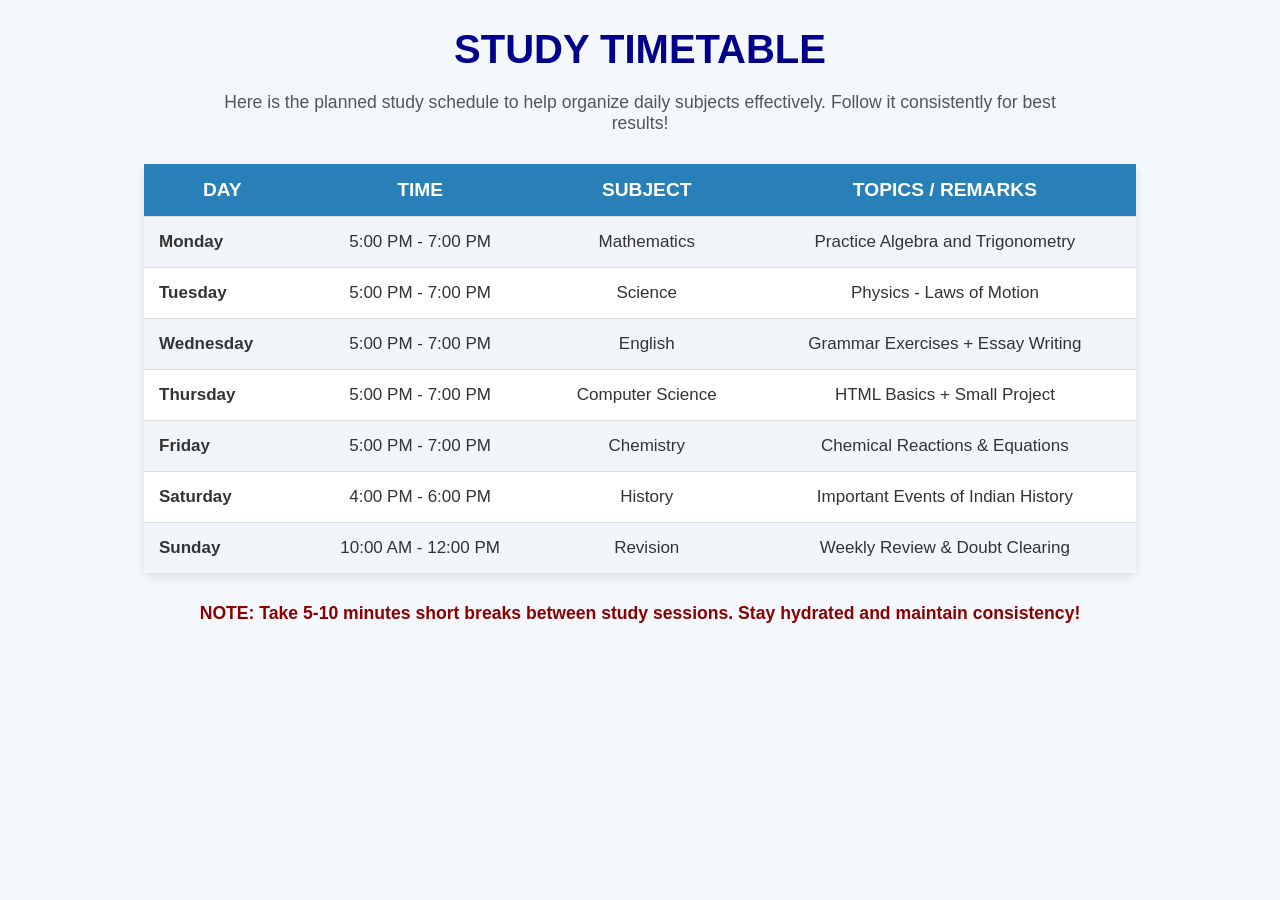
<file: CSS/ASSIGNMENT8.html>
<!DOCTYPE html>
<html lang="en">
<head>
    <meta charset="UTF-8">
    <title>ASSIGNMENT - Study Timetable</title>
    <style>
        body {
            font-family: Arial, sans-serif;
            margin: 20px;
            background-color: #f4f7fb;
            color: #333;
        }

        h1 {
            text-align: center;
            color: darkblue;
            font-size: 2.5em;
            margin-bottom: 20px;
        }

        h4 {
            margin-top: 20px;
            color: darkred;
            text-align: center;
            font-size: 1.1em;
        }

        p {
            font-size: 1.1em;
            width: 70%;
            margin: 0 auto;
            margin-bottom: 20px;
            color: #555;
            text-align: center;
        }

        table {
            width: 80%;
            margin: 30px auto;
            border-collapse: collapse;
            background-color: #ffffff;
            box-shadow: 0 4px 8px rgba(0, 0, 0, 0.1);
            border-radius: 8px;
        }

        th, td {
            padding: 15px;
            text-align: center;
            font-size: 17px;
        }

        th {
            background-color: #2980b9;
            color: white;
            font-size: 1.2em;
        }

        tr:nth-child(even) {
            background-color: #f2f6fa;
        }

        tr:nth-child(odd) {
            background-color: #ffffff;
        }

        tr:hover {
            background-color: #e1f1ff;
        }

        td {
            border-top: 1px solid #ddd;
        }

        td:first-child {
            text-align: left;
            font-weight: bold;
        }

        @media (max-width: 768px) {
            table {
                width: 100%;
            }

            th, td {
                font-size: 14px;
                padding: 12px;
            }

            h1 {
                font-size: 2em;
            }

            p {
                font-size: 1em;
            }
        }

    </style>
</head>

<body>

    <h1>STUDY TIMETABLE</h1>

    <p>Here is the planned study schedule to help organize daily subjects effectively. Follow it consistently for best results!</p>

    <table>
        <tr>
            <th>DAY</th>
            <th>TIME</th>
            <th>SUBJECT</th>
            <th>TOPICS / REMARKS</th>
        </tr>

        <tr>
            <td>Monday</td>
            <td>5:00 PM - 7:00 PM</td>
            <td>Mathematics</td>
            <td>Practice Algebra and Trigonometry</td>
        </tr>

        <tr>
            <td>Tuesday</td>
            <td>5:00 PM - 7:00 PM</td>
            <td>Science</td>
            <td>Physics - Laws of Motion</td>
        </tr>

        <tr>
            <td>Wednesday</td>
            <td>5:00 PM - 7:00 PM</td>
            <td>English</td>
            <td>Grammar Exercises + Essay Writing</td>
        </tr>

        <tr>
            <td>Thursday</td>
            <td>5:00 PM - 7:00 PM</td>
            <td>Computer Science</td>
            <td>HTML Basics + Small Project</td>
        </tr>

        <tr>
            <td>Friday</td>
            <td>5:00 PM - 7:00 PM</td>
            <td>Chemistry</td>
            <td>Chemical Reactions & Equations</td>
        </tr>

        <tr>
            <td>Saturday</td>
            <td>4:00 PM - 6:00 PM</td>
            <td>History</td>
            <td>Important Events of Indian History</td>
        </tr>

        <tr>
            <td>Sunday</td>
            <td>10:00 AM - 12:00 PM</td>
            <td>Revision</td>
            <td>Weekly Review & Doubt Clearing</td>
        </tr>
    </table>

    <h4>NOTE: Take 5-10 minutes short breaks between study sessions. Stay hydrated and maintain consistency!</h4>

</body>
</html>
</file>
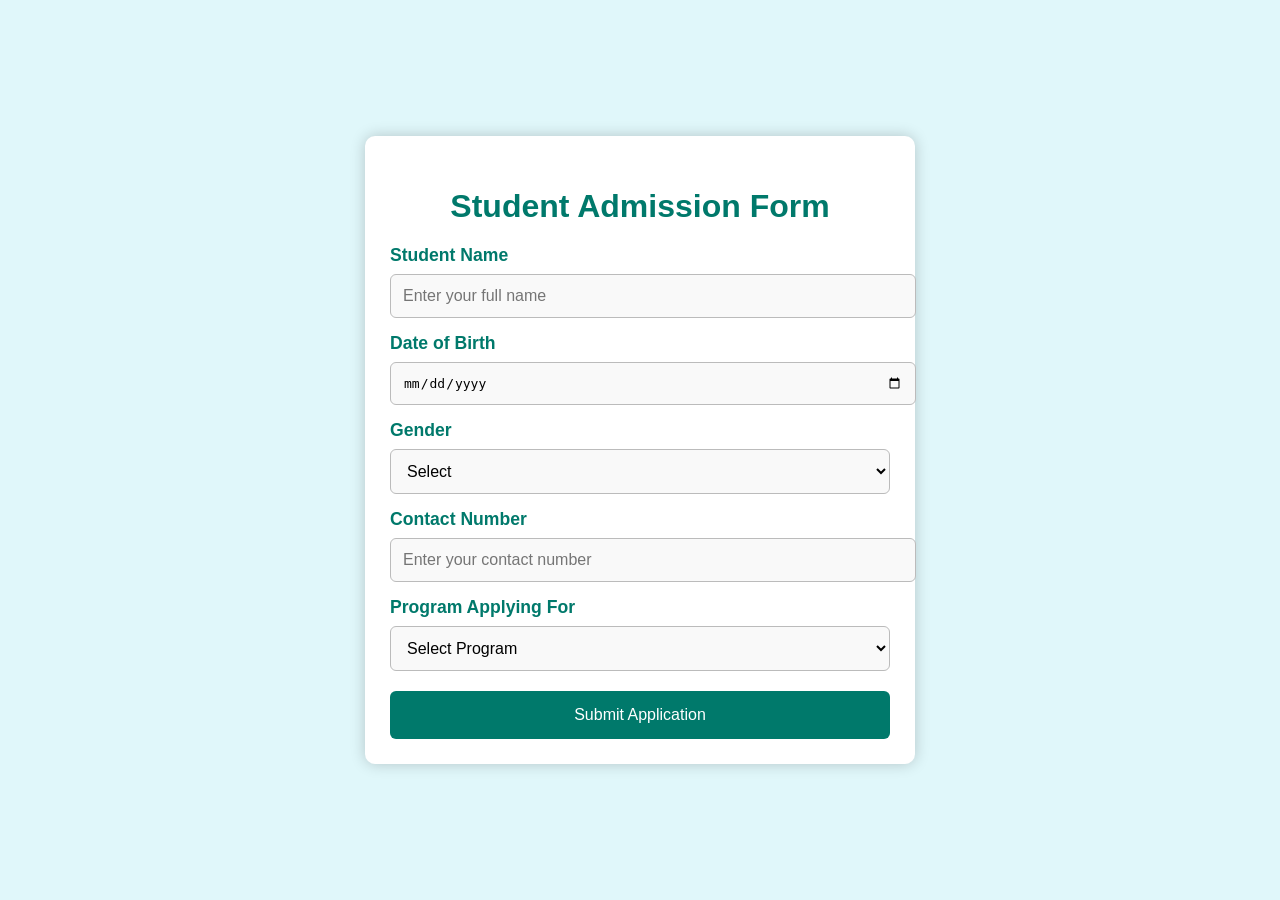
<file: CSS/ASSIGNMENT9.html>
<!DOCTYPE html>
<html lang="en">
<head>
<meta charset="UTF-8">
<meta name="viewport" content="width=device-width, initial-scale=1.0">
<title>Student Admission Form</title>
<style>
    body {
        font-family: Arial, sans-serif;
        margin: 0;
        padding: 0;
        background-color: #e0f7fa;
        display: flex;
        justify-content: center;
        align-items: center;
        height: 100vh;
    }

    .container {
        max-width: 500px;
        background: white;
        padding: 25px;
        border-radius: 10px;
        box-shadow: 0 0 15px rgba(0, 0, 0, 0.2);
        width: 100%;
    }

    h2 {
        text-align: center;
        color: #00796b;
        font-size: 2em;
        margin-bottom: 20px;
    }

    label {
        font-weight: bold;
        display: block;
        margin-top: 15px;
        color: #00796b;
        font-size: 1.1em;
    }

    input, select {
        width: 100%;
        padding: 12px;
        margin-top: 8px;
        border: 1px solid #bbb;
        border-radius: 6px;
        font-size: 1em;
        background-color: #f9f9f9;
    }

    input:focus, select:focus {
        border-color: #00796b;
        outline: none;
        background-color: #e0f2f1;
    }

    button {
        background: #00796b;
        color: white;
        padding: 15px;
        border: none;
        margin-top: 20px;
        cursor: pointer;
        width: 100%;
        font-size: 16px;
        border-radius: 6px;
        transition: background-color 0.3s ease;
    }

    button:hover {
        background: #004d40;
    }

    button:active {
        background: #00332d;
    }

    .footer {
        text-align: center;
        margin-top: 20px;
        color: #00796b;
    }
</style>
</head>
<body>

<div class="container">
    <h2>Student Admission Form</h2>
    <form action="#" method="post">
        <label for="fullname">Student Name</label>
        <input type="text" id="fullname" name="fullname" placeholder="Enter your full name" required>

        <label for="dob">Date of Birth</label>
        <input type="date" id="dob" name="dob" required>

        <label for="gender">Gender</label>
        <select id="gender" name="gender" required>
            <option value="">Select</option>
            <option value="Male">Male</option>
            <option value="Female">Female</option>
            <option value="Other">Other</option>
        </select>

        <label for="phone">Contact Number</label>
        <input type="tel" id="phone" name="phone" placeholder="Enter your contact number" required>

        <label for="program">Program Applying For</label>
        <select id="program" name="program" required>
            <option value="">Select Program</option>
            <option value="B.Sc. Computer Science">B.Sc. Computer Science</option>
            <option value="B.A. English Literature">B.A. English Literature</option>
            <option value="B.Com. Accounting">B.Com. Accounting</option>
            <option value="B.E. Mechanical">B.E. Mechanical</option>
        </select>

        <button type="submit">Submit Application</button>
    </form>
</div>

</body>
</html>
</file>
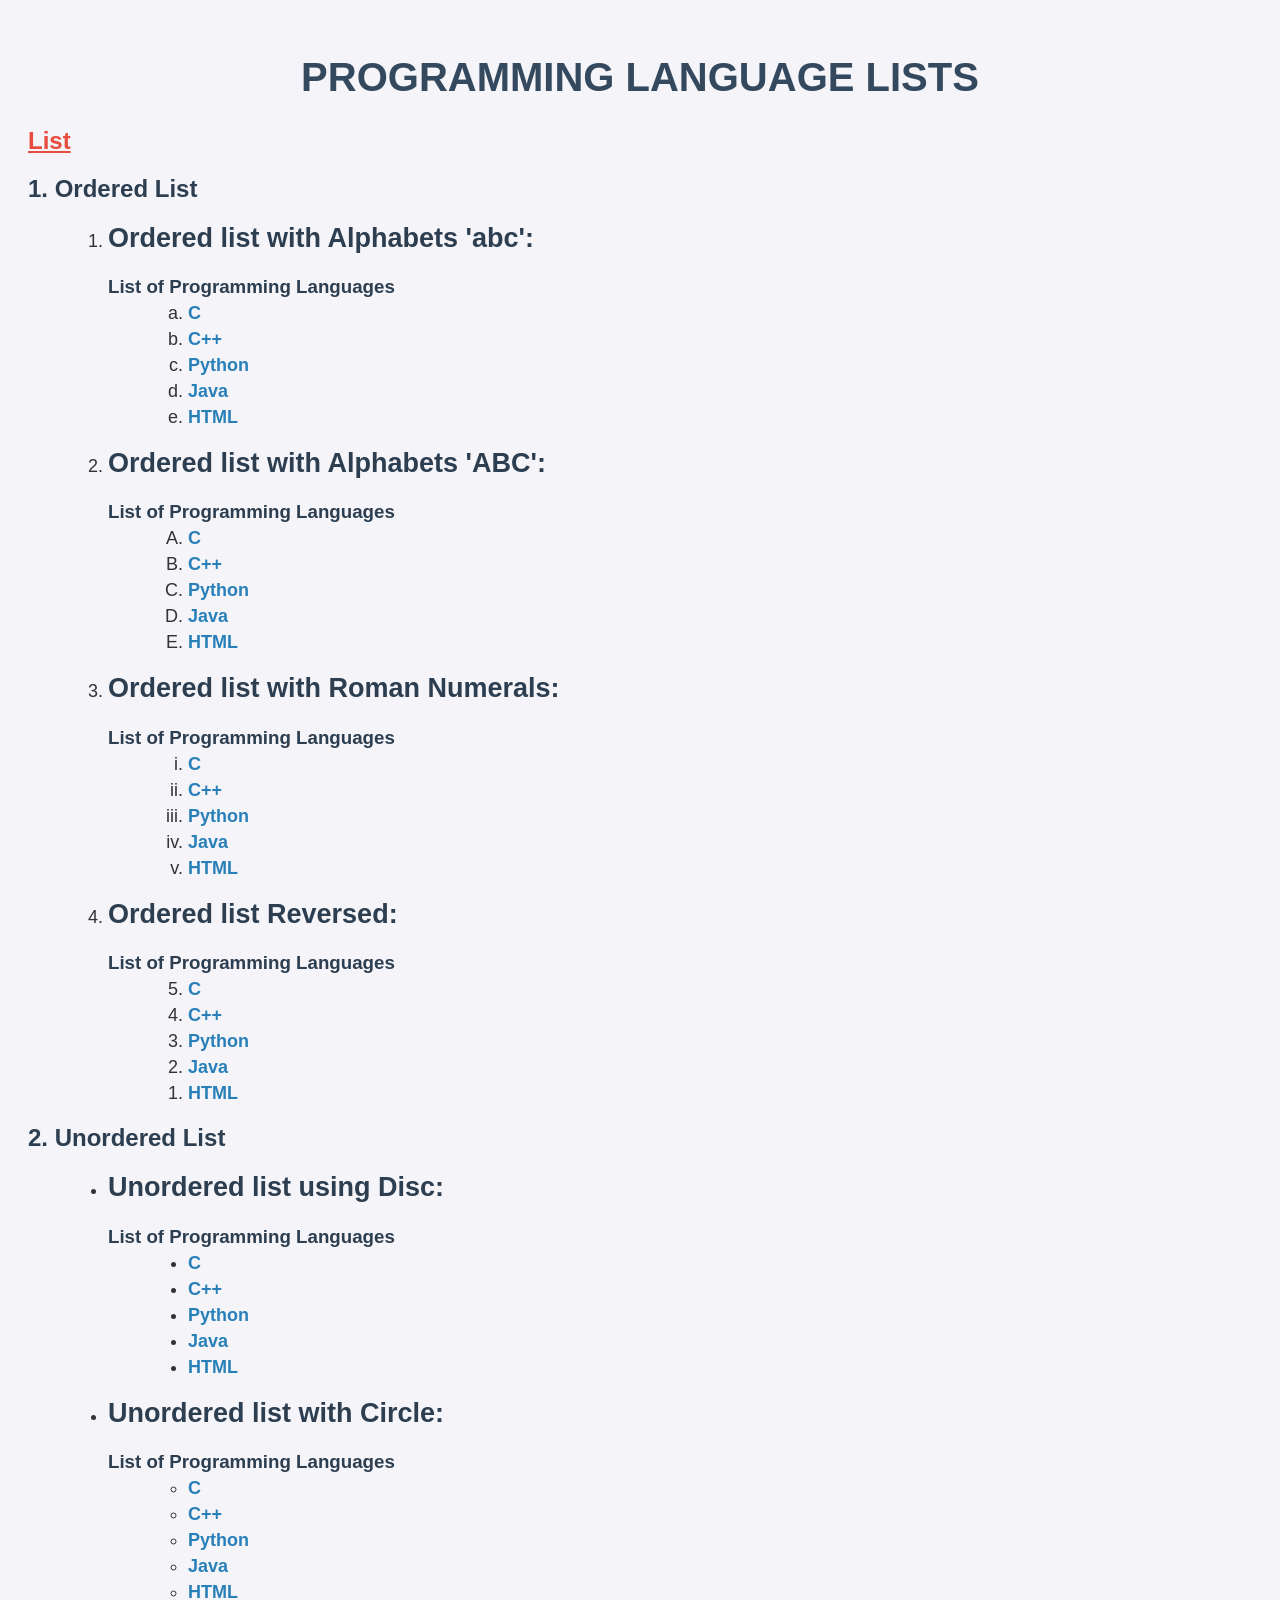
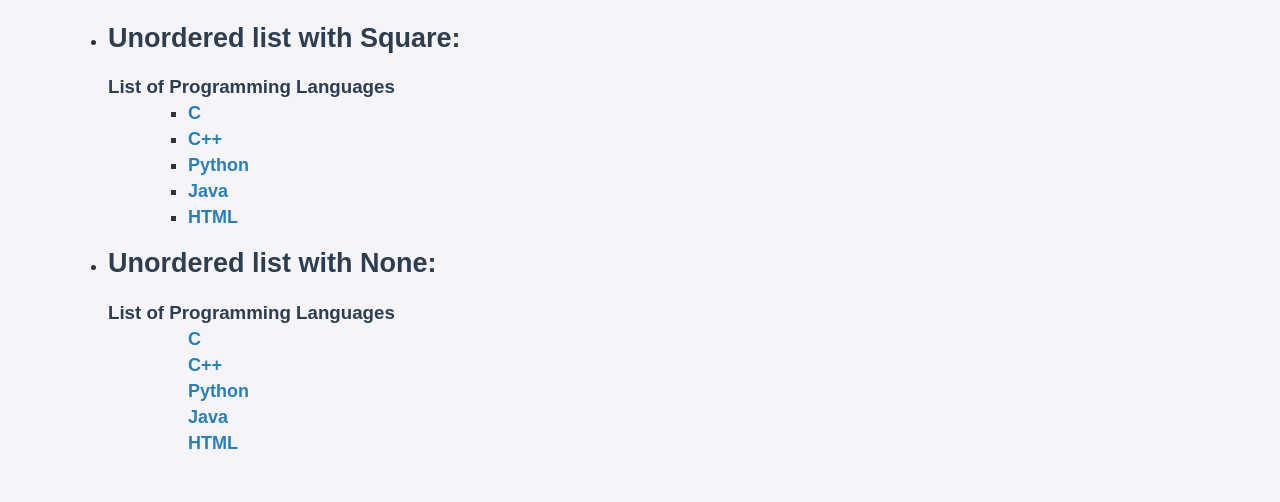
<file: CSS/Externalcss.html>
<!DOCTYPE html>
<html lang="en">
<head>
    <meta charset="UTF-8">
    <meta name="viewport" content="width=device-width, initial-scale=1.0">
    <title>Document</title>
    <link rel="stylesheet" href="style.css">
    <style>
        body {
            font-family: 'Segoe UI', Tahoma, Geneva, Verdana, sans-serif;
            background-color: #f4f4f9;
            color: #333;
            padding: 20px;
        }
        h2, h3 {
            color: #2c3e50;
        }
        b {
            color: #2980b9;
        }
        u {
            color: #e74c3c;
        }
        ol, ul {
            margin-left: 40px;
        }
        ol li, ul li {
            font-size: 18px;
        }
        h1 {
            text-align: center;
            font-size: 2.5em;
            color: #34495e;
        }
    </style>
</head>
<body>
   
    <h1>Programming Language Lists</h1>
    <h2><b><u>List</u></b></h2>

    <h2>1. Ordered List</h2>
    <ol>
        <li><h2>Ordered list with Alphabets 'abc':</h2></li>
        <h3>List of Programming Languages</h3>
        <ol type="a">
            <li><b>C</b></li>
            <li><b>C++</b></li>
            <li><b>Python</b></li>
            <li><b>Java</b></li>
            <li><b>HTML</b></li>
        </ol>

        <li><h2>Ordered list with Alphabets 'ABC':</h2></li>
        <h3>List of Programming Languages</h3>
        <ol type="A">
            <li><b>C</b></li>
            <li><b>C++</b></li>
            <li><b>Python</b></li>
            <li><b>Java</b></li>
            <li><b>HTML</b></li>
        </ol>

        <li><h2>Ordered list with Roman Numerals:</h2></li>
        <h3>List of Programming Languages</h3>
        <ol type="i">
            <li><b>C</b></li>
            <li><b>C++</b></li>
            <li><b>Python</b></li>
            <li><b>Java</b></li>
            <li><b>HTML</b></li>
        </ol>

        <li><h2>Ordered list Reversed:</h2></li>
        <h3>List of Programming Languages</h3>
        <ol reversed>
            <li><b>C</b></li>
            <li><b>C++</b></li>
            <li><b>Python</b></li>
            <li><b>Java</b></li>
            <li><b>HTML</b></li>
        </ol>
    </ol>

    <h2>2. Unordered List</h2>
    <ul>
        <li><h2>Unordered list using Disc:</h2></li>
        <h3>List of Programming Languages</h3>
        <ul style="list-style-type:disc;">
            <li><b>C</b></li>
            <li><b>C++</b></li>
            <li><b>Python</b></li>
            <li><b>Java</b></li>
            <li><b>HTML</b></li>
        </ul>

        <li><h2>Unordered list with Circle:</h2></li>
        <h3>List of Programming Languages</h3>
        <ul style="list-style-type:circle;">
            <li><b>C</b></li>
            <li><b>C++</b></li>
            <li><b>Python</b></li>
            <li><b>Java</b></li>
            <li><b>HTML</b></li>
        </ul>

        <li><h2>Unordered list with Square:</h2></li>
        <h3>List of Programming Languages</h3>
        <ul style="list-style-type:square;">
            <li><b>C</b></li>
            <li><b>C++</b></li>
            <li><b>Python</b></li>
            <li><b>Java</b></li>
            <li><b>HTML</b></li>
        </ul>

        <li><h2>Unordered list with None:</h2></li>
        <h3>List of Programming Languages</h3>
        <ul style="list-style-type:none;">
            <li><b>C</b></li>
            <li><b>C++</b></li>
            <li><b>Python</b></li>
            <li><b>Java</b></li>
            <li><b>HTML</b></li>
        </ul>
    </ul>

</body>
</html>
</file>
<file: CSS/style.css>
body {
    font-family: Arial, sans-serif;
    background-color: #9ba8b4;
    color: #333;
    padding: 20px;
}

h1 {
    text-align: center;
    color: #3c0e2c;
    text-transform: uppercase;
}

h2 {
    color: #34495e;
    margin-top: 20px;
}

h3 {
    color: #555;
    margin: 10px 0 5px;
}

ol, ul {
    margin-left: 40px;
    margin-bottom: 20px;
}

ol li, ul li {
    margin: 5px 0;
    font-size: 16px;
}

b {
    color: #000;
}

u {
    text-decoration: underline;
}
</file>
